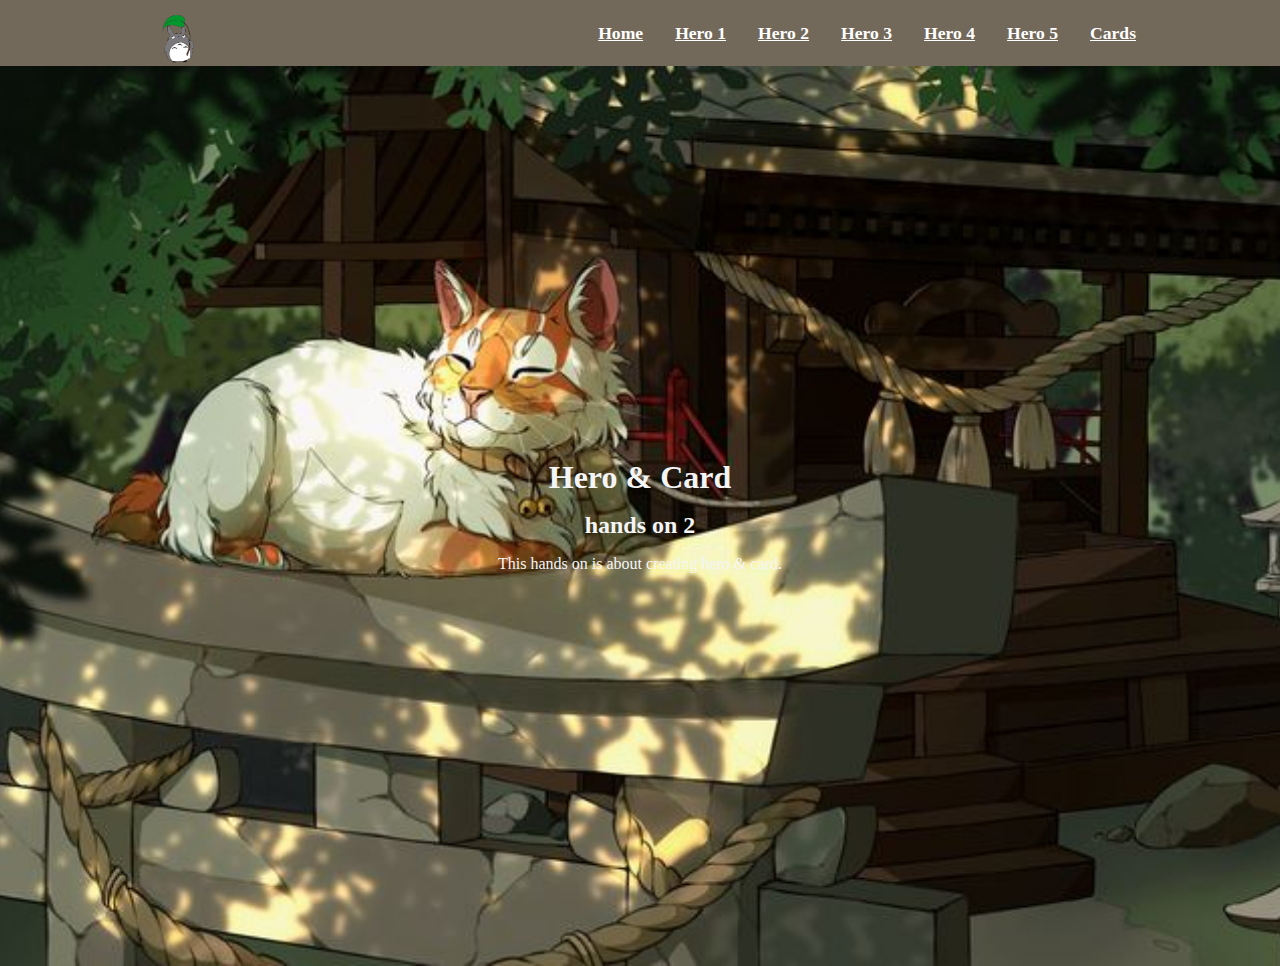
<file: index.html>
<!DOCTYPE html>
<html lang="en">
<head>
    <meta charset="UTF-8">
    <meta name="viewport" content="width=device-width, initial-scale=1.0">
    <title>Landing Page</title>

    <link rel="stylesheet" href="./assets/css/style.css">
</head>
<body>
    <header>
        <img src="./assets/img/totoro-img-1.png" alt="" class="logo">
        <nav class="navigation">
            <a href="./index.html" class="navigation-content">Home</a>
                <a href="./pages/hero1/index.html" class="navigation-content">Hero 1</a>
                <a href="./pages/hero2/index.html" class="navigation-content">Hero 2</a>
                <a href="./pages/hero3/index.html" class="navigation-content">Hero 3</a>
                <a href="./pages/hero4/index.html" class="navigation-content">Hero 4</a>
                <a href="./pages/hero5/index.html" class="navigation-content">Hero 5</a>
                <a href="./pages/cards/index.html" class="navigation-content">Cards</a>
        </nav>
    </header>
    <body>
        <img src="./assets/img/landing_pic.jpg" alt="" class="landing">
        <div class="content">
            <h1>Hero & Card</h1>
            <h2>hands on 2</h2>
            <p>This hands on is about creating hero & card.</p>
        </div>
    </body>
</body>
</html>
</file>
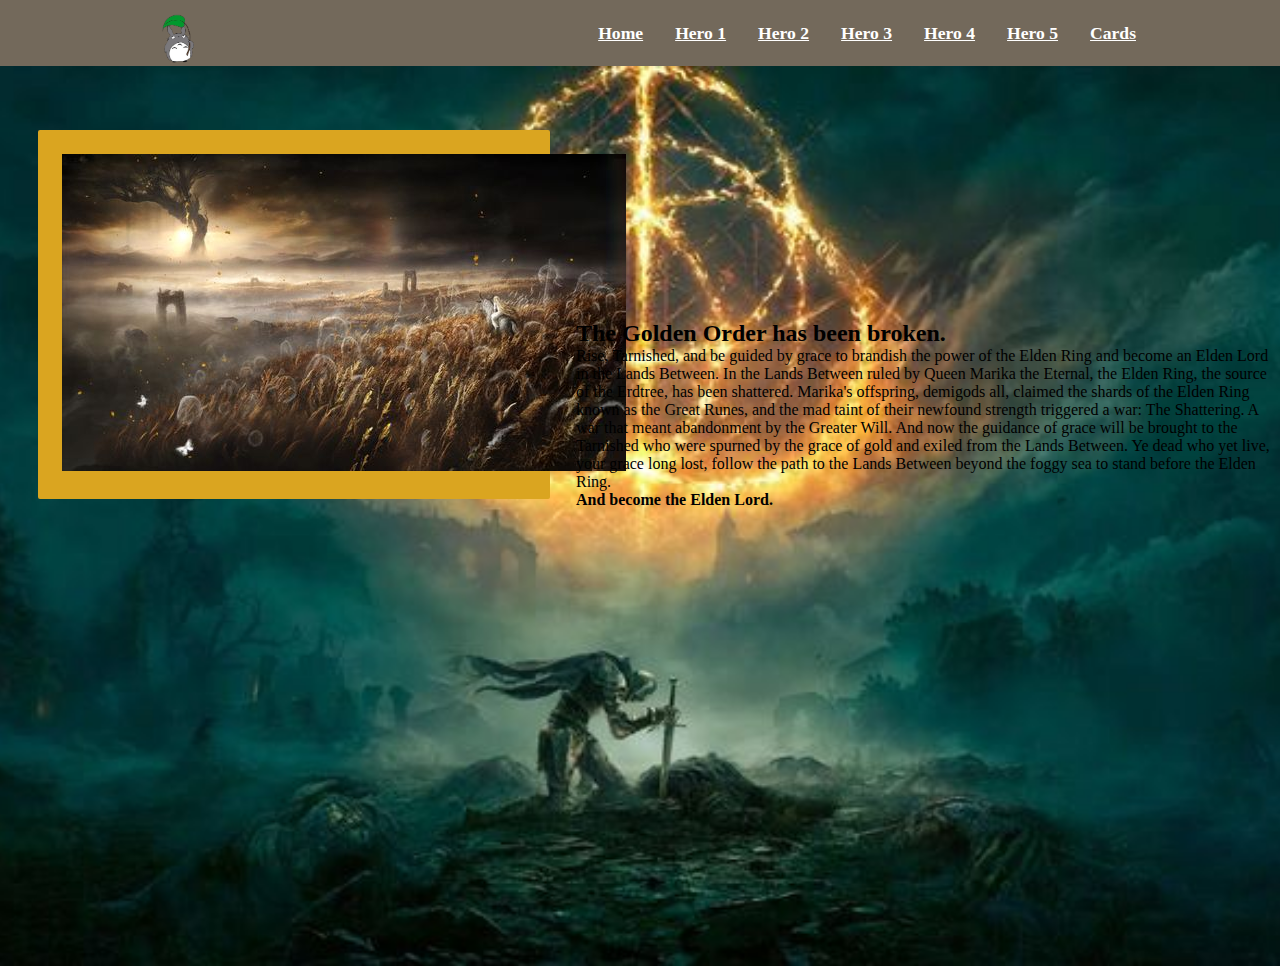
<file: pages/hero1/index.html>
<!DOCTYPE html>
<html lang="en">
<head>
    <meta charset="UTF-8">
    <meta name="viewport" content="width=device-width, initial-scale=1.0">
    <title>Hero-1</title>
    <link rel="stylesheet" href="./assets/css/style.css">
</head>
<body>
    <header>
        <img src="./assets/img/totoro-img-1.png" alt="" class="logo">
        <nav class="navigation">
            <a href="../../index.html" class="navigation-content">Home</a>
                <a href="../hero1/index.html" class="navigation-content">Hero 1</a>
                <a href="../hero2/index.html" class="navigation-content">Hero 2</a>
                <a href="../hero3/index.html" class="navigation-content">Hero 3</a>
                <a href="../hero4/index.html" class="navigation-content">Hero 4</a>
                <a href="../hero5/index.html" class="navigation-content">Hero 5</a>
                <a href="../cards/index.html" class="navigation-content">Cards</a>
        </nav>
    </header>
    <body>
        <img src="./assets/img/elnd.jpg" alt="" class="elden">

        <div class="img-holder">
            <img src="./assets/img/shadow.jpg">
        </div>
        <div class="content">
            <h2>The Golden Order has been broken.</h2>
            <p>Rise, Tarnished, and be guided by grace to brandish the power of the Elden Ring and become an Elden Lord in the Lands Between.

                In the Lands Between ruled by Queen Marika the Eternal, the Elden Ring, the source of the Erdtree, has been shattered.
                
                Marika's offspring, demigods all, claimed the shards of the Elden Ring known as the Great Runes, and the mad taint of their newfound strength triggered a war: The Shattering. A war that meant abandonment by the Greater Will.
                
                And now the guidance of grace will be brought to the Tarnished who were spurned by the grace of gold and exiled from the Lands Between. Ye dead who yet live, your grace long lost, follow the path to the Lands Between beyond the foggy sea to stand before the Elden Ring.
            </p>
            <h4>And become the Elden Lord.</h4>
        </div>
    </body>
</body>
</html>
</file>
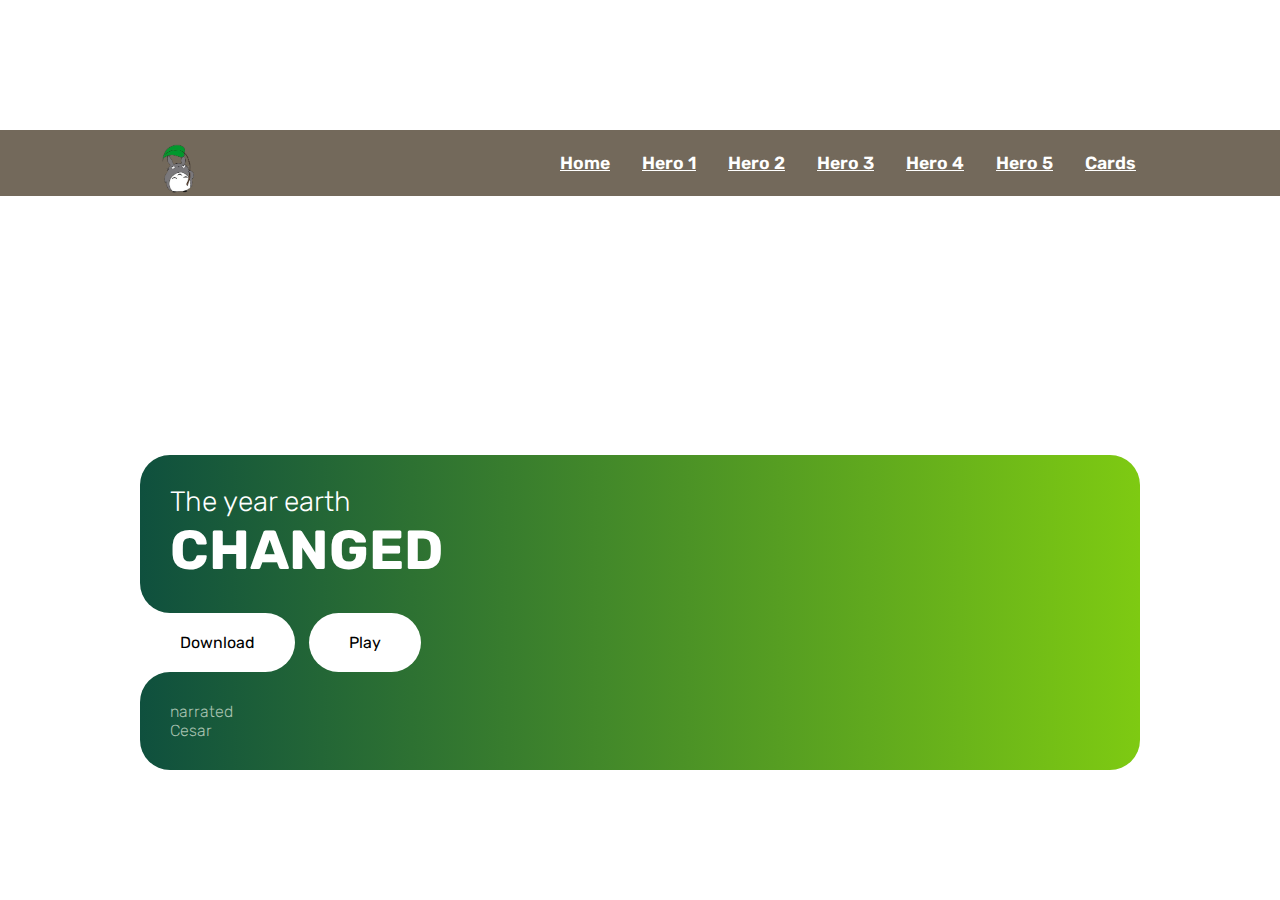
<file: pages/hero2/index.html>
<!DOCTYPE html>
<html lang="en">
<head>
    <meta charset="UTF-8">
    <meta name="viewport" content="width=device-width, initial-scale=1.0">
    <title>Hero-2</title>
    <link rel="stylesheet" href="./assets/css/style.css">
</head>
<body>
    <header>
        <img src="./assets/img/totoro-img-1.png" alt="" class="logo">
        <nav class="navigation">
            <a href="../../index.html" class="navigation-content">Home</a>
                <a href="../hero1/index.html" class="navigation-content">Hero 1</a>
                <a href="../hero2/index.html" class="navigation-content">Hero 2</a>
                <a href="../hero3/index.html" class="navigation-content">Hero 3</a>
                <a href="../hero4/index.html" class="navigation-content">Hero 4</a>
                <a href="../hero5/index.html" class="navigation-content">Hero 5</a>
                <a href="../cards/index.html" class="navigation-content">Cards</a>
        </nav>
    </header>
    <body>
        <main>
            <h3>The year earth</h3>
            <h1>CHANGED</h1>
            <button id="downloadBtn">Download</button>
            <button>Play</button>
            <p>narrated <br>Cesar</p>
            <div id="chameleon"></div>
          </main>
    </body>
</body>
</html>
</file>
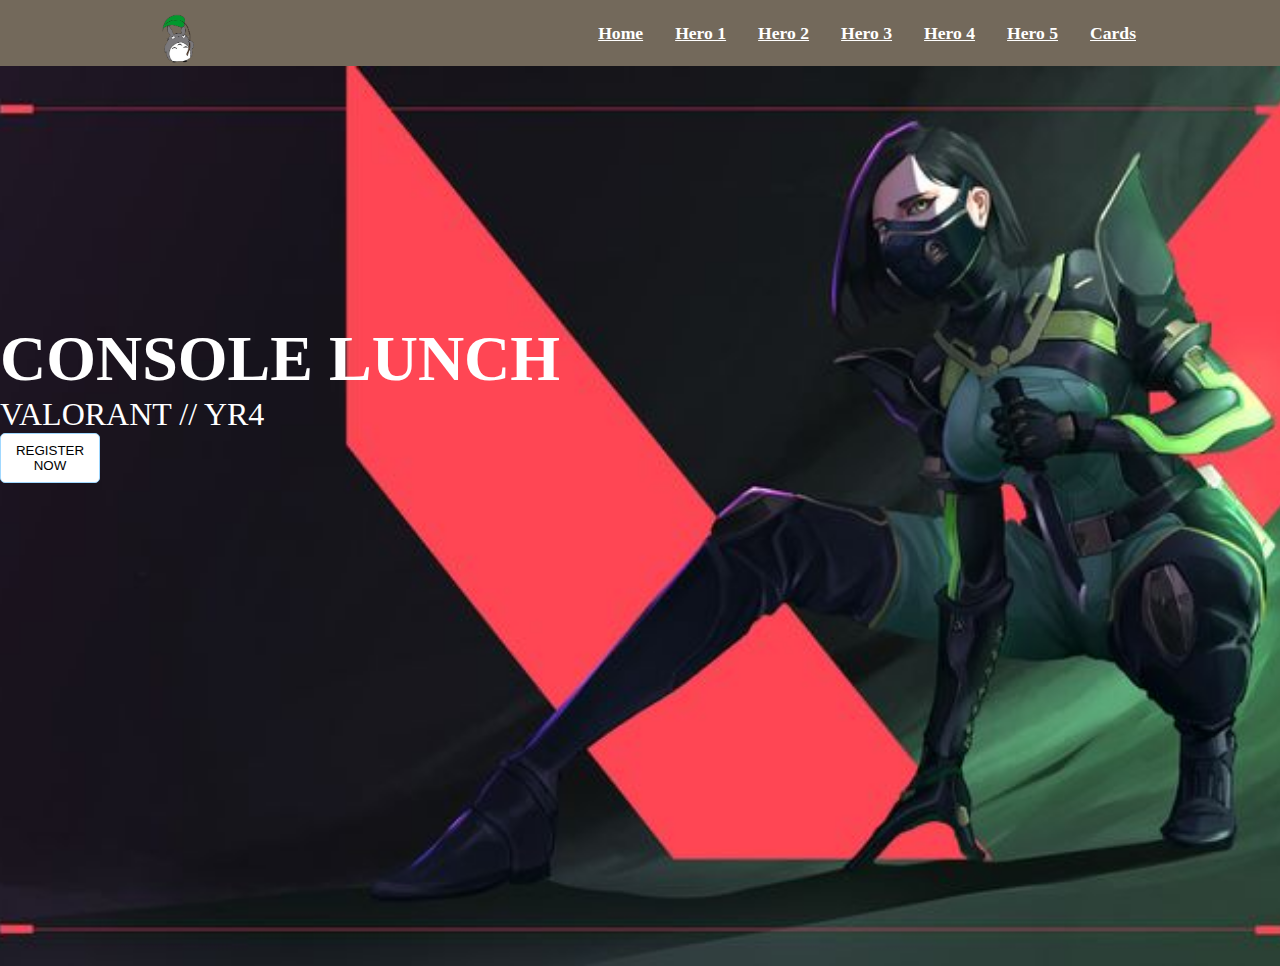
<file: pages/hero3/index.html>
<!DOCTYPE html>
<html lang="en">
<head>
    <meta charset="UTF-8">
    <meta name="viewport" content="width=device-width, initial-scale=1.0">
    <title>Hero-3</title>
    <link rel="stylesheet" href="./assets/css/style.css">
</head>
<body>
    <header>
        <img src="./assets/img/totoro-img-1.png" alt="" class="logo">
        <nav class="navigation">
            <a href="../../index.html" class="navigation-content">Home</a>
                <a href="../hero1/index.html" class="navigation-content">Hero 1</a>
                <a href="../hero2/index.html" class="navigation-content">Hero 2</a>
                <a href="../hero3/index.html" class="navigation-content">Hero 3</a>
                <a href="../hero4/index.html" class="navigation-content">Hero 4</a>
                <a href="../hero5/index.html" class="navigation-content">Hero 5</a>
                <a href="../cards/index.html" class="navigation-content">Cards</a>
        </nav>
    </header>
</body>
<body>
    <img src="./assets/img/viper_bg.jpg" alt="" class="viper">
    <div class="content">
        <h1>
            CONSOLE LUNCH
        </h1>
    
        <p>VALORANT // YR4</p>

        <button class="btn11" type="button"><div class="color-fill-1"></div>REGISTER NOW</button>
    </div>

</body>
</html>
</file>
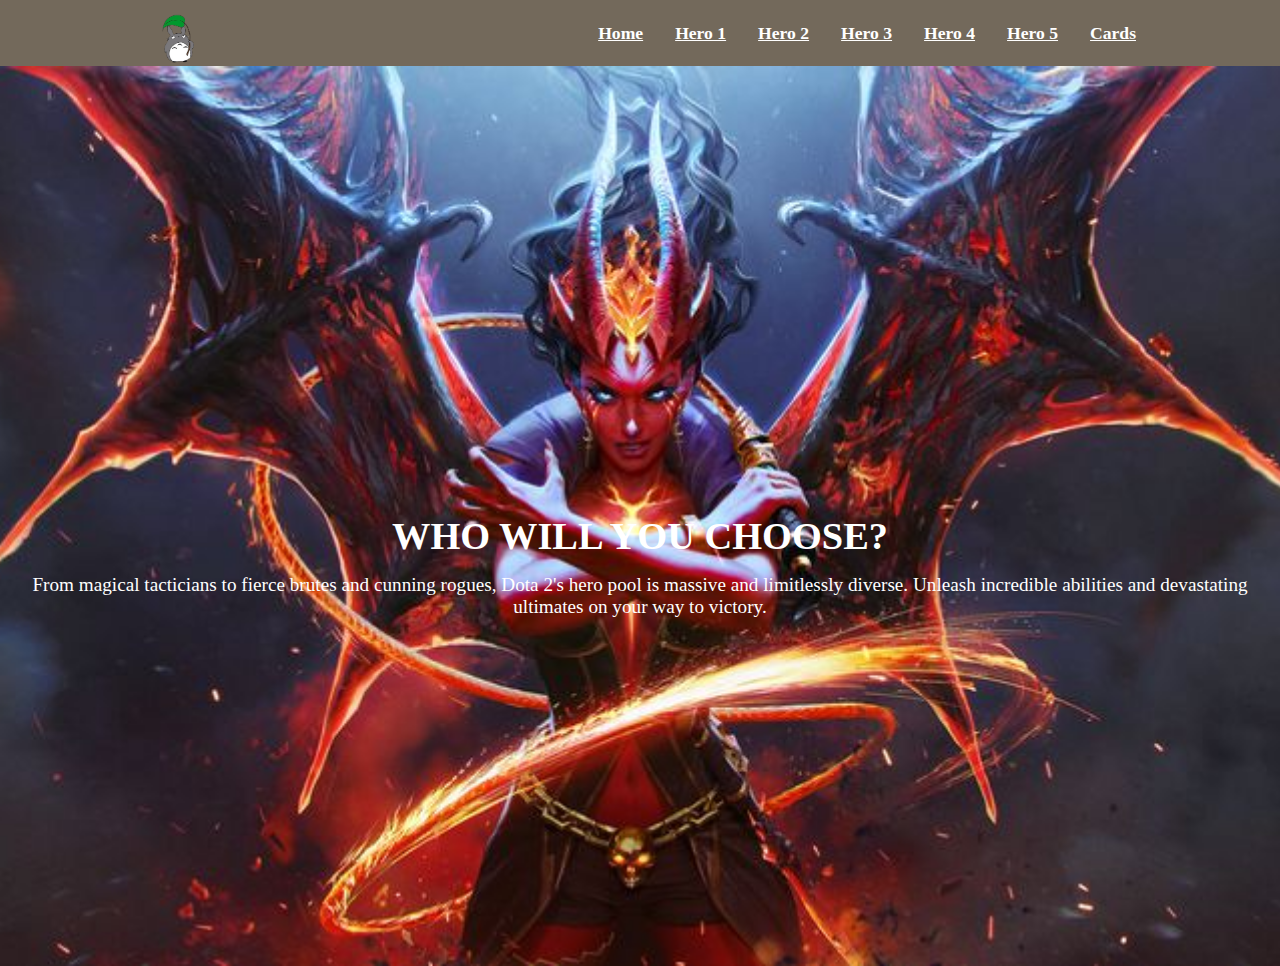
<file: pages/hero4/index.html>
<!DOCTYPE html>
<html lang="en">
<head>
    <meta charset="UTF-8">
    <meta name="viewport" content="width=device-width, initial-scale=1.0">
    <title>Hero-4</title>

    <link rel="stylesheet" href="./assets/css/style.css">
</head>
<body>
    <header>
        <img src="./assets/img/totoro-img-1.png" alt="" class="logo">
        <nav class="navigation">
            <a href="../../index.html" class="navigation-content">Home</a>
                <a href="../hero1/index.html" class="navigation-content">Hero 1</a>
                <a href="../hero2/index.html" class="navigation-content">Hero 2</a>
                <a href="../hero3/index.html" class="navigation-content">Hero 3</a>
                <a href="../hero4/index.html" class="navigation-content">Hero 4</a>
                <a href="../hero5/index.html" class="navigation-content">Hero 5</a>
                <a href="../cards/index.html" class="navigation-content">Cards</a>
        </nav>
    </header>
    <body>
        <img src="./assets/img/dota_bg.jpg" alt="" class="dota">

        <div class="content">
            <h1>
                WHO WILL YOU CHOOSE?
            </h1>

            <p>
                From magical tacticians to fierce brutes and cunning rogues, Dota 2's hero pool is massive and limitlessly diverse. Unleash incredible abilities and devastating ultimates on your way to victory.
            </p>
        </div>
    </body>
</body>
</html>
</file>
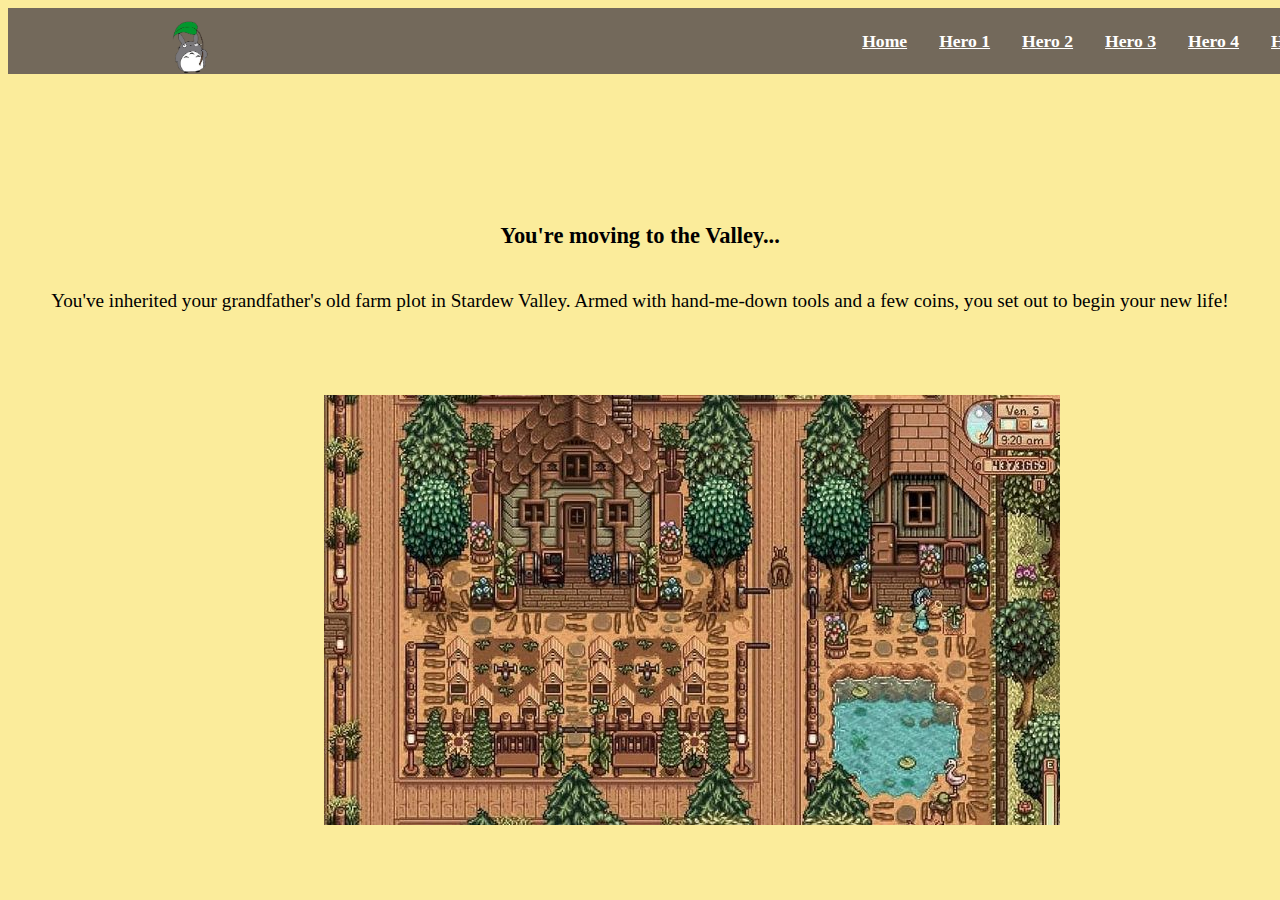
<file: pages/hero5/index.html>
<!DOCTYPE html>
<html lang="en">
<head>
    <meta charset="UTF-8">
    <meta name="viewport" content="width=device-width, initial-scale=1.0">
    <title>Hero-5</title>
    <link rel="stylesheet" href="./assets/css/style.css">
</head>
<body>
    <header>
        <img src="./assets/img/totoro-img-1.png" alt="" class="logo">
        <nav class="navigation">
            <a href="../../index.html" class="navigation-content">Home</a>
                <a href="../hero1/index.html" class="navigation-content">Hero 1</a>
                <a href="../hero2/index.html" class="navigation-content">Hero 2</a>
                <a href="../hero3/index.html" class="navigation-content">Hero 3</a>
                <a href="../hero4/index.html" class="navigation-content">Hero 4</a>
                <a href="../hero5/index.html" class="navigation-content">Hero 5</a>
                <a href="../cards/index.html" class="navigation-content">Cards</a>
        </nav>

        </header>
</body>
<body>
    <div class="content">
        <h3>You're moving to the Valley...</h3>
        <p>You've inherited your grandfather's old farm plot in Stardew Valley.
            Armed with hand-me-down tools and a few coins, you set out to begin your new life!</p>
    </div>

    <div class="img-holder">
        <img src="./assets/img/sdv_img.jpg" alt="" class="sdv">
    </div>
</body>
</html>
</file>
<file: assets/css/style.css>
*, *::before, *::after{
    box-sizing: border-box;
    margin: 0;
    padding: 0;
}

header{
width: 100vw;
display: flex;
justify-content: space-between;
padding: 0 10vw;
height: calc(50px + 1rem);
align-items: center;
background: rgb(115, 105, 91);

& > img.logo{
    height: 80px;
    padding: 0.2rem 0;
}
& > nav.navigation {
    display: flex;
    align-items: center;
    height: 100%;
  
    & > a.navigation-content {
      font-weight: 600;
      font-size: 1.1rem;
      color: white;
      height: 100%;
      display: flex;
      align-items: center;
      padding: 0 1rem;
      transition: 0.2s ease;
  
      &:hover {
        background: gray;
      }
    }
  }
  }

.landing{
    position: absolute;
    object-fit: cover;
    z-index: -1;
    width: 100%;
    height: 100%;
    overflow: hidden;
}

.content{
    display: flex;
    justify-content: center;
    align-items: center;
    flex-direction: column;
    gap: 1rem;
    text-align: center;
    height: 100vh;
    color: whitesmoke;

}
</file>
<file: pages/hero1/assets/css/style.css>
*, *::before, *::after{
    box-sizing: border-box;
    margin: 0;
    padding: 0;
}

header{
width: 100vw;
display: flex;
justify-content: space-between;
padding: 0 10vw;
height: calc(50px + 1rem);
align-items: center;
background: rgb(115, 105, 91);

& > img.logo{
    height: 80px;
    padding: 0.2rem 0;
}
& > nav.navigation {
    display: flex;
    align-items: center;
    height: 100%;
  
    & > a.navigation-content {
      font-weight: 600;
      font-size: 1.1rem;
      color: white;
      height: 100%;
      display: flex;
      align-items: center;
      padding: 0 1rem;
      transition: 0.2s ease;
  
      &:hover {
        background: gray;
      }
    }
  }
  }
  .elden{
    position: absolute;
    object-fit: cover;
    z-index: -1;
    width: 100%;
    height: 100%;
    overflow: hidden;
}
.img-holder{
    margin-top: 5%;
    margin-left: 3%;
    color: black;
    background-color: goldenrod; 
    padding: 1.5rem; 
    border-radius: 2px;  
    max-width: 40%; 
}
.content{
    margin-top: -14%;
    margin-left: 45%;
    gap: 1rem;
}
</file>
<file: pages/hero2/assets/css/style.css>
@import url('https://fonts.googleapis.com/css2?family=Rubik:ital,wght@0,300..900;1,300..900&display=swap');
*, *::before, *::after{
    box-sizing: border-box;
    margin: 0;
    padding: 0;
}

header{
width: 100vw;
display: flex;
justify-content: space-between;
padding: 0 10vw;
height: calc(50px + 1rem);
align-items: center;
background: rgb(115, 105, 91);

& > img.logo{
    height: 80px;
    padding: 0.2rem 0;
}
& > nav.navigation {
    display: flex;
    align-items: center;
    height: 100%;
  
    & > a.navigation-content {
      font-weight: 600;
      font-size: 1.1rem;
      color: white;
      height: 100%;
      display: flex;
      align-items: center;
      padding: 0 1rem;
      transition: 0.2s ease;
  
      &:hover {
        background: gray;
      }
    }
  }
  }

  @import url('https://fonts.googleapis.com/css2?family=Rubik:ital,wght@0,300..900;1,300..900&display=swap');

* {
  font-family: "Rubik", sans-serif;
}
  
body {
  display: grid;
  place-items: center;
  margin: 0;
  height: 100vh;
}

main {
  width: 50%;
  min-width: 1000px;
  background: linear-gradient(90deg, rgba(15,80,62,1) 0%, rgba(126,202,18,1) 100%);
  border-radius: 30px;
  position: relative;
}

h3, h1, p {
  margin: 0 30px;
}

h3 {
  margin-top: 30px;
  color: white;
  font-size: 28px;
  font-weight: 300;
}

h1 {
  margin-bottom: 30px;
  color: white;
  font-size: 55px;
}

p {
  margin: 30px;
  font-weight: 300;
  color: #A9C3B1;
}

button {
  padding: 20px 40px;
  border-radius: 100px;
  border: none;
  background-color: white;
  font-size: 16px;
  cursor: pointer;
}

#downloadBtn {
  border-top-left-radius: 0px;
  border-bottom-left-radius: 0px;
  margin-right: 10px;
  position: relative;
}

#downloadBtn::before, #downloadBtn::after {
  content: "";
  position: absolute;
  height: 60px;
  width: 30px;
  background-color: transparent;
}

#downloadBtn::before {
  box-shadow: 0 -30px 0 0 white;
  top: 100%;
  left: 0;
  border-top-left-radius: 30px;
}

#downloadBtn::after {
  box-shadow: 0 30px 0 0 white;
  top: -60px;
  left: 0;
  border-bottom-left-radius: 30px;
}

#chameleon {
  position: absolute;
  bottom: 0px;
  right: 0px;
  height: 390px;
  width: 600px;
  background-image: url("https://freepngimg.com/thumb/iguana/27315-1-iguana-transparent-background.png");
  background-repeat: no-repeat;
  background-size: auto 450px;
}

@media (max-width: 1000px) {
  body {
    transform: scale(0.5);
  }
}
</file>
<file: pages/hero3/assets/css/style.css>
*, *::before, *::after{
    box-sizing: border-box;
    margin: 0;
    padding: 0;
}

header{
width: 100vw;
display: flex;
justify-content: space-between;
padding: 0 10vw;
height: calc(50px + 1rem);
align-items: center;
background: rgb(115, 105, 91);

& > img.logo{
    height: 80px;
    padding: 0.2rem 0;
}
& > nav.navigation {
    display: flex;
    align-items: center;
    height: 100%;
  
    & > a.navigation-content {
      font-weight: 600;
      font-size: 1.1rem;
      color: white;
      height: 100%;
      display: flex;
      align-items: center;
      padding: 0 1rem;
      transition: 0.2s ease;
  
      &:hover {
        background: gray;
      }
    }
  }
  }

  .viper{
    position: absolute;
    object-fit: cover;
    z-index: -1;
    width: 100%;
    height: 100%;
    overflow: hidden;
}

.content{
    font-size: xx-large;
    margin-top: 20%;
    color: white;

    .btn11
    {
        margin: auto;
        width: 100px;
        height: 50px;
        border-radius: 5px;
        outline: none;
        border: 1px solid rgb(160, 216, 255);
        background-color: white;
        font-family: 'Belanosima', sans-serif;
        cursor: pointer;
        align-items: center;
        justify-content: left;
    }
    .color-fill-1
    {
        position: absolute;
        margin-left: -7px;
        width: 1px;
        height: 50px;
        background-color: rgb(160, 216, 255);
        visibility: hidden;
    }

    .btn11:hover .color-fill-1
    {
        visibility: visible;
        width: 108px;
        height: 50px;
        border-radius: 5px;
        transition: all cubic-bezier(0.445, 0.05, 0.55, 0.95) 0.5s;
    }   
    .btn11:hover
    {
        box-shadow: 1px 1px 20px rgb(160, 216, 255);
        transition: all 1s;
    } 
    .btn11 p
    {
        margin: auto;
        z-index: 10;
    }

}
</file>
<file: pages/hero4/assets/css/style.css>
*, *::before, *::after{
    box-sizing: border-box;
    margin: 0;
    padding: 0;
}

header{
width: 100vw;
display: flex;
justify-content: space-between;
padding: 0 10vw;
height: calc(50px + 1rem);
align-items: center;
background: rgb(115, 105, 91);

& > img.logo{
    height: 80px;
    padding: 0.2rem 0;
}
& > nav.navigation {
    display: flex;
    align-items: center;
    height: 100%;
  
    & > a.navigation-content {
      font-weight: 600;
      font-size: 1.1rem;
      color: white;
      height: 100%;
      display: flex;
      align-items: center;
      padding: 0 1rem;
      transition: 0.2s ease;
  
      &:hover {
        background: gray;
      }
    }
  }
  }

.dota{
    position: absolute;
    object-fit: cover;
    z-index: -1;
    width: 100%;
    height: 100%;
    overflow: hidden;
}

.content{
    font-size: larger;
    margin-top: 35%;
    color: white;
    display: flex;
    justify-content: center;
    align-items: center;
    flex-direction: column;
    gap: 1rem;
    text-align: center;
}
</file>
<file: pages/hero5/assets/css/style.css>
header{
width: 100vw;
display: flex;
justify-content: space-between;
padding: 0 10vw;
height: calc(50px + 1rem);
align-items: center;
background: rgb(115, 105, 91);

& > img.logo{
    height: 80px;
    padding: 0.2rem 0;
}
& > nav.navigation {
    display: flex;
    align-items: center;
    height: 100%;
  
    & > a.navigation-content {
      font-weight: 600;
      font-size: 1.1rem;
      color: white;
      height: 100%;
      display: flex;
      align-items: center;
      padding: 0 1rem;
      transition: 0.2s ease;
  
      &:hover {
        background: gray;
      }
    }
  }
  }

body{
    background-color: #fbec9b;

}


.content{
    font-size: larger;
    margin-top: 10%;
    color: black;
    display: flex;
    justify-content: center;
    align-items: center;
    flex-direction: column;
    text-align: center;
}

.img-holder{
    margin-top: 5%;
    margin-left: 25%;
}
</file>
